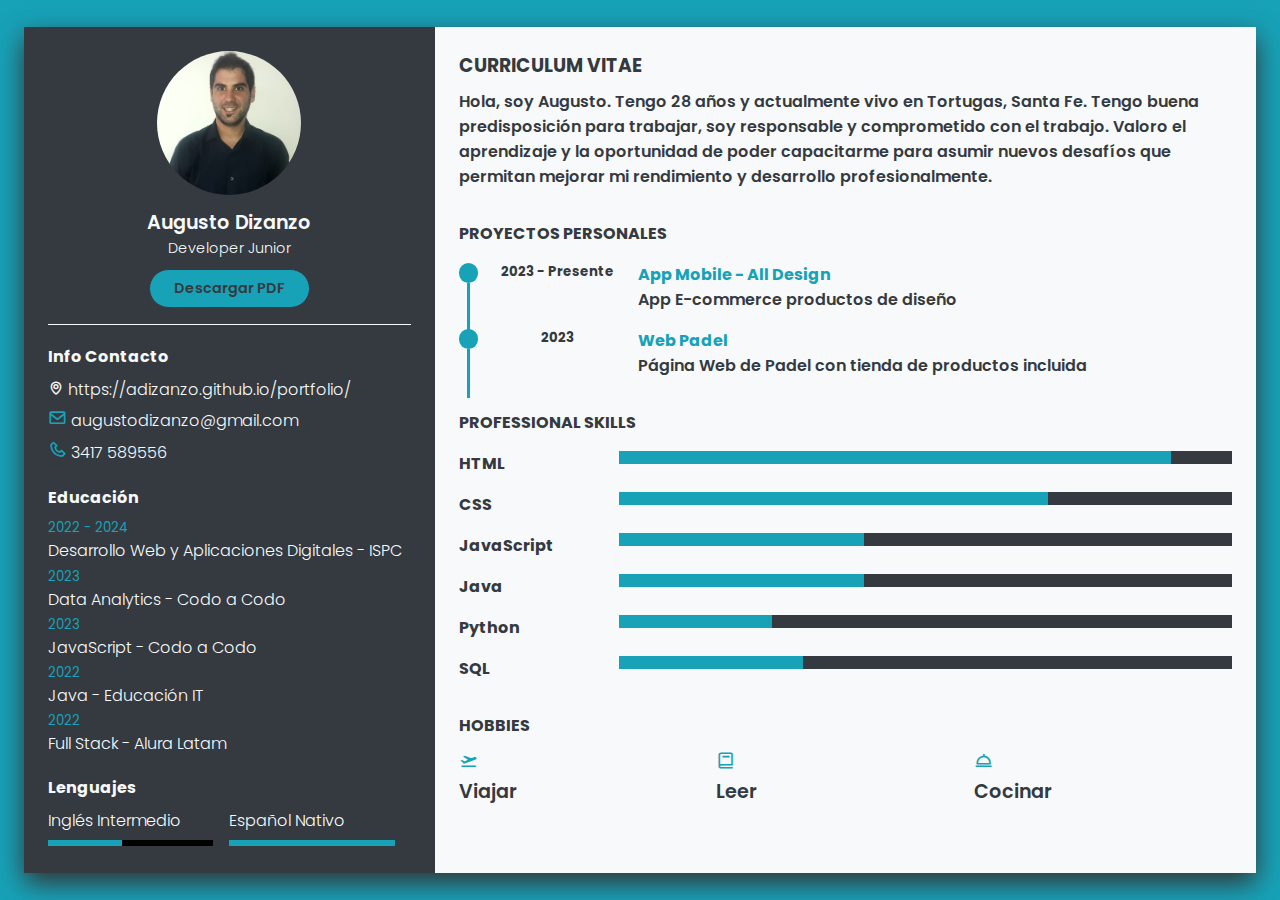
<file: cv.html>
<!DOCTYPE html>
<html lang="en">
<head>
    <meta charset="UTF-8">
    <meta http-equiv="X-UA-Compatible" content="IE=edge">
    <meta name="viewport" content="width=device-width, initial-scale=1.0">
    <title>Augusto Dizanzo</title>
    <link href='https://unpkg.com/boxicons@2.0.9/css/boxicons.min.css' rel='stylesheet'>
    <link rel="stylesheet" href="estilo.css">
    <script type="text/javascript"></script>
</head>
<body>

    <div class="container">

        <div class="left_side">

            <!-- PERFIL -->
            <div class="perfil">
                <div class="img_setting">
                    <img src="./img/foto-cv.jpg">
                </div>
                <h4>Augusto Dizanzo</h4>
                <h5>Developer Junior</h5>
                <button class="btn" onclick="PDF();">Descargar PDF</button>
            </div>

            <!-- INFO CONTACTO -->
            <div class="left_items">
                <h4 class="titulo">Info Contacto</h4>
                <ul>
                    <li>
                        <span class="icons">
                            <i class="bx bx-map"></i>
                        </span>
                        <span class="texto">https://adizanzo.github.io/portfolio/</span>
                    </li>
                    <li>
                        <span class="iconos">
                            <i class="bx bx-envelope"></i>
                        </span>
                        <span class="texto">augustodizanzo@gmail.com</span>
                    </li>
                    <li>
                        <span class="iconos">
                            <i class="bx bx-phone"></i>
                        </span>
                        <span class="texto">3417 589556</span>
                    </li>
                </ul>
            </div>

            <!-- EDUCACION -->
            <div class="left_items">
                <h4 class="titulo">Educación</h4>
                <ul>
                    <li>
                        <h5 class="fechas">2022 - 2024</h4>
                        <h4 class="texto">Desarrollo Web y Aplicaciones Digitales - ISPC</h5>
                        <!-- <h4 class="texto">ISPC</h5> -->
                    </li>
                    <li>
                        <h5 class="fechas">2023</h4>
                        <h4 class="texto">Data Analytics - Codo a Codo</h5>
                    </li>
                    <li>
                        <h5 class="fechas">2023</h4>
                        <h4 class="texto">JavaScript - Codo a Codo</h5>
                    </li>
                    <li>
                        <h5 class="fechas">2022</h4>
                        <h4 class="texto">Java - Educación IT</h5>
                    </li>
                    <li>
                        <h5 class="fechas">2022</h4>
                        <h4 class="texto">Full Stack - Alura Latam</h5>
                    </li>
                </ul>
            </div>

            <!-- CERTIFICACIONES -->
            <!-- <div class="left_items">
                <h4 class="titulo">Certificados</h4>
                <ul>
                    <li>
                        <h5 class="fechas">Febrero, 2021</h5>
                        <h4 class="texto">Programación Web</h4>
                        <h4 class="texto">Harvard</h4>
                    </li>
                </ul>
            </div> -->

            <!-- LENGUAJES -->
            <div class="left_items">
                <h4 class="titulo">Lenguajes</h4>
                <ul class="lenguajes">
                    <li>
                        <span class="texto">Inglés Intermedio</span>
                        <div class="porcentaje">
                            <div style="width: 45%"></div>
                        </div>
                    </li>
                    <li>
                        <span class="texto">Español Nativo</span>
                        <div class="porcentaje">
                            <div style="width: 100%"></div>
                        </div>
                    </li>
                </ul>
            </div>

        </div>

        <div class="right_side">

            <!-- CURRICULUM VITAE -->
            <div class="right_items">
                <h3 class="titulo">Curriculum Vitae</h3>
                <p>Hola, soy Augusto. Tengo 28 años y actualmente vivo en Tortugas, Santa Fe. Tengo buena
                    predisposición para trabajar, soy responsable y comprometido con el trabajo. Valoro el aprendizaje y la
                    oportunidad de poder capacitarme para asumir nuevos desafíos que permitan mejorar mi rendimiento y desarrollo profesionalmente.</p>
            </div>

            <!-- EXPERIENCIA -->
            <div class="right_items">
                <h4 class="titulo">Proyectos Personales</h4>

                <div class="experiencia">
                    <div class="time_line">
                        <span class="time_point"></span>
                        <span class="time_road"></span>
                    </div>
                    <div class="content">
                        <div class="interval">
                            <h5>2023 - Presente</h5>
                            <!-- <h5>Amazon</h5> -->
                        </div>
                        <div class="descripcion">
                            <h4>App Mobile - All Design</h4>
                            <p>App E-commerce productos de diseño</p>
                        </div>
                    </div>
                </div>

                <div class="experiencia">
                    <div class="time_line">
                        <span class="time_point"></span>
                        <span class="time_road"></span>
                    </div>
                    <div class="content">
                        <div class="interval">
                            <h5>2023</h5>
                            <!-- <h5>Mercado Libre</h5> -->
                        </div>
                        <div class="descripcion">
                            <h4>Web Padel</h4>
                            <p>Página Web de Padel con tienda de productos incluida</p>
                        </div>
                    </div>
                </div>

            </div>

            <!-- SKILLS -->
            <div class="right_items">
                <h4 class="titulo">Professional Skills</h4>
                <div class="skills">
                    <h4>HTML</h4>
                    <div class="porcentaje">
                        <div style="width: 90%"></div>
                    </div>
                </div>
                <div class="skills">
                    <h4>CSS</h4>
                    <div class="porcentaje">
                        <div style="width: 70%"></div>
                    </div>
                </div>
                <div class="skills">
                    <h4>JavaScript</h4>
                    <div class="porcentaje">
                        <div style="width: 40%"></div>
                    </div>
                </div>
                <div class="skills">
                    <h4>Java</h4>
                    <div class="porcentaje">
                        <div style="width: 40%"></div>
                    </div>
                </div>
                <div class="skills">
                    <h4>Python</h4>
                    <div class="porcentaje">
                        <div style="width: 25%"></div>
                    </div>
                </div>
                <div class="skills">
                    <h4>SQL</h4>
                    <div class="porcentaje">
                        <div style="width: 30%"></div>
                    </div>
                </div>
            </div>

            <!-- HOBBIES -->
            <div class="right_items">
                <h4 class="titulo">Hobbies</h4>
                <ul class="hobby">
                    <li><i class="bx bxs-plane-take-off"></i> Viajar</li>
                    <li><i class="bx bx-book"></i> Leer</li>
                    <li><i class="bx bx-dish"></i> Cocinar</li>
                </ul>
            </div>
        </div>
    </div>


    <script src="./script.js"></script>

</body>
</html>
</file>
<file: estilo.css>
@import url('https://fonts.googleapis.com/css?family=Poppins:200,300,400,500,600,700,800,900&display=swap');

/* VARIABLES */
:root {
    --base: #f8f9fa;
    --primary: #343a40;
    --secondary: #17a2b8;
}

/* GENERAL SETTINGS */
* {
    margin: 0;
    padding: 0;
    box-sizing: border-box;
    font-family: "Poppins", sans-serif;
}
body {
    background: var(--secondary);
    display: flex;
    justify-content: center;
    align-items: center;
    min-height: 100vh;
    font-size: 16px;
}

/* LAYOUT */
.container {
    position: relative;
    width: 100%;
    max-width: 1400px;
    min-height: 600px;
    background: var(--base);
    display: grid;
    grid-template-columns: 1fr 2fr;
    box-shadow: 0px 10px 25px #333;
    margin: 1.5rem;
}
.container .left_side {
    background: var(--primary);
    padding: 1.5rem;
}
.container .right_side {
    background: var(--base);
    padding: 1.5rem;
}

/* LEFT ITEMS */
.perfil {
    display: flex;
    flex-direction: column;
    align-items: center;
    padding-bottom: 1rem;
    color: var(--base);
    border-bottom: 1px solid var(--base);
}
.perfil .img_setting {
    position: relative;
    width: 9rem;
    height: 9rem;
    border-radius: 50%;
    overflow: hidden;
}
.perfil .img_setting img {
    position: absolute;
    top: 0;
    left: 0;
    width: 100%;
    height: 100%;
    object-fit: cover;
}
.perfil h4 {
    font-size: 1.2rem;
    margin-top: 0.8rem;
    font-weight: 600;
}
.perfil h5 {
    font-size: 0.9rem;
    margin-top: 0.2rem;
    font-weight: 300;
    line-height: 1rem;
}
.perfil .btn {
    margin-top: 0.8rem;
    padding: 0.5rem 1.5rem;
    font-size: 0.9rem;
    font-weight: 600;
    background: var(--secondary);
    color: var(--primary);
    border: 1px solid var(--primary);
    border-radius: 20px;
    cursor: pointer;
}
.perfil .btn:hover{
    background: var(--primary);
    color: var(--secondary);
    border: 1px solid var(--secondary);
}
.left_items {
    margin-top: 1.2rem;
    color: var(--base);
}
.left_items .titulo {
    padding-bottom: 0.5rem;
}
.left_items ul li {
    list-style: none;
    margin-bottom: 0.2rem;
}
.left_items ul li .iconos {
    display: inline-block;
    width: 1.2rem;
    font-size: 1.2rem;
    color: var(--secondary);
}
.left_items ul li .texto {
    font-weight: 300;
}
.left_items ul li .fechas {
    color: var(--secondary);
    font-weight: 400;
}
.lenguajes {
    display: grid;
    grid-template-columns: repeat(2, 1fr);
}
.lenguajes li {
    margin-right: 1rem;
}
.lenguajes .porcentaje {
    width: 100%;
    height: 0.4rem;
    background: black;
    display: block;
    margin-top: 0.4rem;
}
.lenguajes .porcentaje div {
    width: 100%;
    height: 0.4rem;
    background: var(--secondary);
}

/* RIGHT ITEMS */
.right_items {
    margin-bottom: 2rem;
    font-weight: 600;
    color: var(--primary);
}
.right_items .titulo {
    text-transform: uppercase;
    margin-bottom: 0.6rem;
}
.experiencia {
    display: flex;
    flex-direction: row;
    margin: 1rem 0;
}
.experiencia .time_line {
    margin-top: 1px;
}
.experiencia .time_line .time_point {
    width: 1.2rem;
    height: 1.2rem;
    display: block;
    background: var(--secondary);
    border-radius: 50%;
}
.experiencia .time_line .time_road {
    width: 0.2rem;
    height: 100%;
    display: block;
    background: var(--secondary);
    transform: translate(0.5rem, 0);
}
.experiencia .content {
    display: grid;
    grid-template-columns: 10rem auto;
}
.experiencia .content .interval {
    color: var(--primary);
    min-width: 10rem;
    text-align: center;
    font-weight: 400;
}
.experiencia .content .descripcion h4 {
    color: var(--secondary);
}
.skills {
    width: 100%;
    display: grid;
    grid-template-columns: 10rem 1fr;
    margin: 1rem 0;
}
.skills .porcentaje {
    width: 100%;
    height: 0.8rem;
    background: var(--primary);
}
.skills .porcentaje div {
    width: 100%;
    height: 0.8rem;
    background: var(--secondary);
}
.hobby {
    display: grid;
    grid-template-columns: repeat(3, 1fr);
}
.hobby li {
    list-style: none;
    width: 2rem;
    font-size: 1.2rem;
}
.hobby li .bx {
    color: var(--secondary);
    width: 2rem;
    font-size: 1.2rem;
}

/* RESPONSIVE */
@media (max-width: 800px){
    .container {
        grid-template-columns: repeat(1, 1fr);
    }
}
@media (max-width: 500px){
    .experiencia .content {
        grid-template-columns: 1fr;
        margin: 0 3rem;
    }
    .hobby {
        grid-template-columns: repeat(2, 1fr);
    }
    .hobby li {
        margin-bottom: 1rem;
    }
}
</file>
